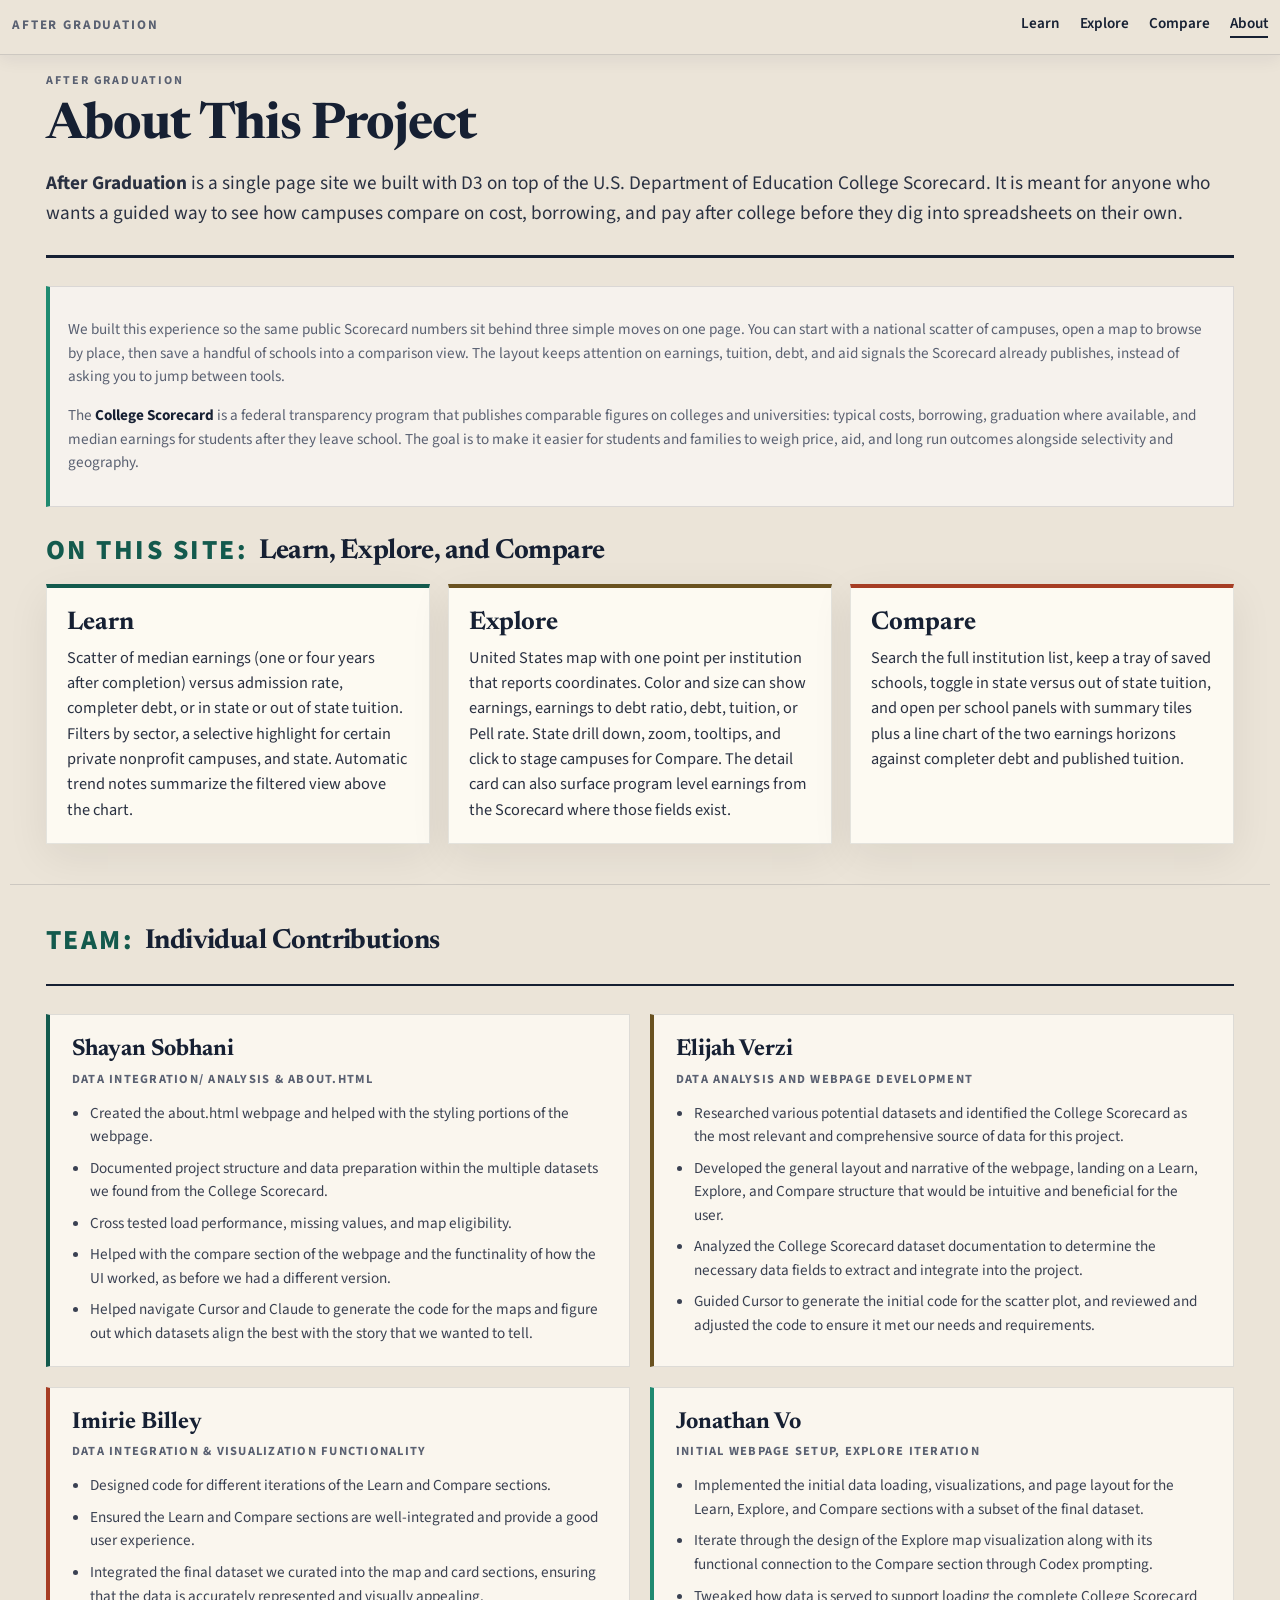
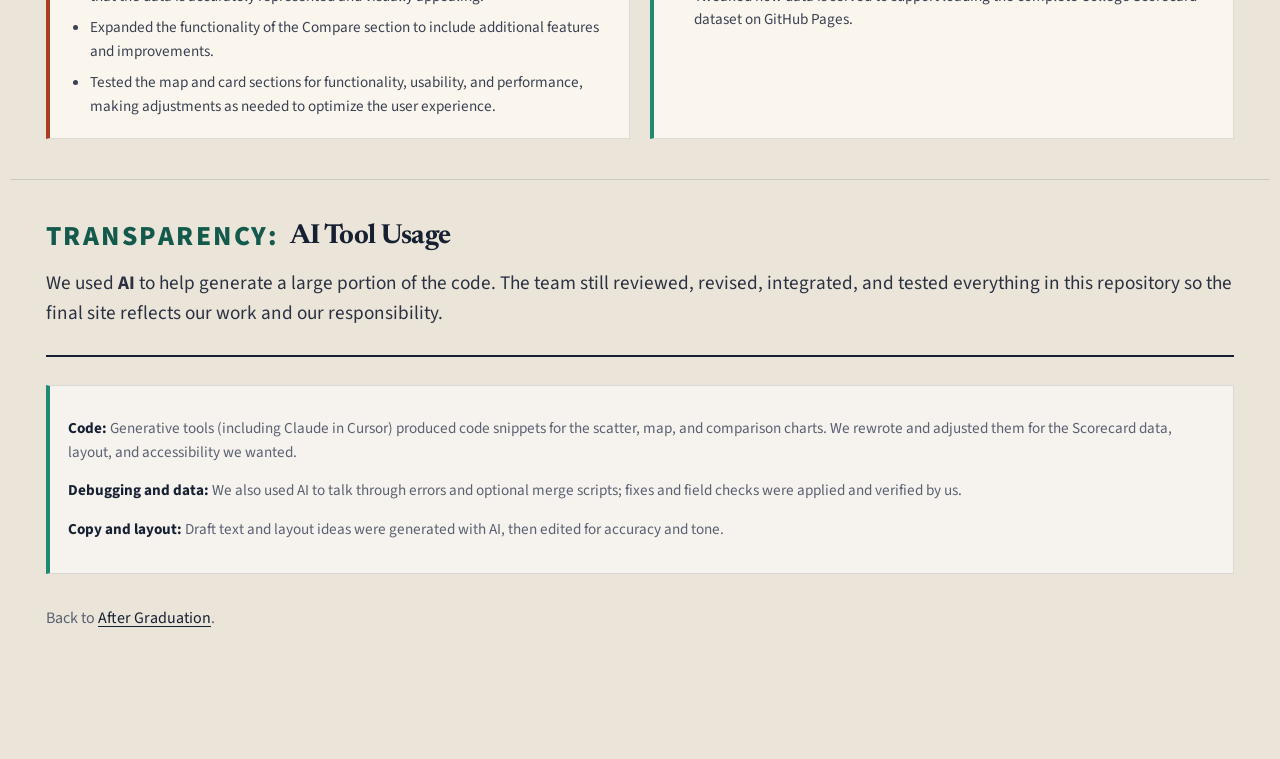
<file: about.html>
<!DOCTYPE html>
<html lang="en">
<head>
  <meta charset="UTF-8">
  <meta name="viewport" content="width=device-width, initial-scale=1.0">
  <title>About | After Graduation</title>
  <link rel="preconnect" href="https://fonts.googleapis.com">
  <link rel="preconnect" href="https://fonts.gstatic.com" crossorigin>
  <link href="https://fonts.googleapis.com/css2?family=Newsreader:ital,opsz,wght@0,6..72,400..800;1,6..72,400..800&family=Source+Sans+3:ital,wght@0,400..700;1,400..700&display=swap" rel="stylesheet">
  <link rel="stylesheet" href="css/styles.css">
</head>
<body class="page-learn page-explore page-about">
  <header class="viz-nav">
    <div class="viz-nav__brand">After Graduation</div>
    <nav class="viz-nav__links" aria-label="Sections">
      <a href="index.html#learn">Learn</a>
      <a href="index.html#explore">Explore</a>
      <a href="index.html#decide">Compare</a>
      <a href="about.html" aria-current="page">About</a>
    </nav>
  </header>

  <div class="page-shell page-shell--article">
    <main>
      <article class="viz-article" id="about-project">
        <header class="viz-mast">
          <p class="viz-kicker">After Graduation</p>
          <h1 class="viz-headline">About This Project</h1>
          <p class="viz-deck">
            <strong>After Graduation</strong> is a single page site we built with D3 on top of the U.S. Department of Education College Scorecard. It is meant for anyone who wants a guided way to see how campuses compare on cost, borrowing, and pay after college before they dig into spreadsheets on their own.
          </p>
        </header>

        <aside class="viz-method" aria-label="About this website and the College Scorecard">
          <p>
            We built this experience so the same public Scorecard numbers sit behind three simple moves on one page. You can start with a national scatter of campuses, open a map to browse by place, then save a handful of schools into a comparison view. The layout keeps attention on earnings, tuition, debt, and aid signals the Scorecard already publishes, instead of asking you to jump between tools.
          </p>
          <p>
            The <strong>College Scorecard</strong> is a federal transparency program that publishes comparable figures on colleges and universities: typical costs, borrowing, graduation where available, and median earnings for students after they leave school. The goal is to make it easier for students and families to weigh price, aid, and long run outcomes alongside selectivity and geography.
          </p>
        </aside>

        <h1 class="viz-headline"><span class="viz-section-prefix">On This Site:</span> <span class="viz-section-rest">Learn, Explore, and Compare</span></h1>

        <div class="about-pillar-grid">
          <article class="about-pillar-card about-pillar-card--learn">
            <h3 class="about-pillar-title">Learn</h3>
            <p class="about-pillar-body">Scatter of median earnings (one or four years after completion) versus admission rate, completer debt, or in state or out of state tuition. Filters by sector, a selective highlight for certain private nonprofit campuses, and state. Automatic trend notes summarize the filtered view above the chart.</p>
          </article>
          <article class="about-pillar-card about-pillar-card--explore">
            <h3 class="about-pillar-title">Explore</h3>
            <p class="about-pillar-body">United States map with one point per institution that reports coordinates. Color and size can show earnings, earnings to debt ratio, debt, tuition, or Pell rate. State drill down, zoom, tooltips, and click to stage campuses for Compare. The detail card can also surface program level earnings from the Scorecard where those fields exist.</p>
          </article>
          <article class="about-pillar-card about-pillar-card--compare">
            <h3 class="about-pillar-title">Compare</h3>
            <p class="about-pillar-body">Search the full institution list, keep a tray of saved schools, toggle in state versus out of state tuition, and open per school panels with summary tiles plus a line chart of the two earnings horizons against completer debt and published tuition.</p>
          </article>
        </div>
      </article>

      <article class="viz-article" id="about-team">
        <header class="viz-mast viz-mast--sub">
          <h1 class="viz-headline"><span class="viz-section-prefix">Team:</span> <span class="viz-section-rest">Individual Contributions </span></h1>
          <p class="viz-deck">
            
          </p>
        </header>

        <div class="about-contrib-grid" role="list">
          <div class="about-contrib-card" role="listitem">
            <h2 class="about-contrib-name">Shayan Sobhani</h2>
            <p class="about-contrib-role">Data Integration/ Analysis & about.html</p>
            <ul class="about-contrib-list">
              <li>Created the about.html webpage and helped with the styling portions of the webpage.</li>
              <li>Documented project structure and data preparation within the multiple datasets we found from the College Scorecard.</li>
              <li>Cross tested load performance, missing values, and map eligibility.</li>
              <li>Helped with the compare section of the webpage and the functinality of how the UI worked, as before we had a different version.</li>
              <li>Helped navigate Cursor and Claude to generate the code for the maps and figure out which datasets align the best with the story that we wanted to tell.</li>
            </ul>
          </div>
          <div class="about-contrib-card" role="listitem">
            <h2 class="about-contrib-name">Elijah Verzi</h2>
            <p class="about-contrib-role">Data Analysis and Webpage Development</p>
            <ul class="about-contrib-list">
              <li>Researched various potential datasets and identified the College Scorecard as the most relevant and comprehensive source of data for this project.</li>
              <li>Developed the general layout and narrative of the webpage, landing on a Learn, Explore, and Compare structure that would be intuitive and beneficial for the user.</li>
              <li>Analyzed the College Scorecard dataset documentation to determine the necessary data fields to extract and integrate into the project.</li>
              <li>Guided Cursor to generate the initial code for the scatter plot, and reviewed and adjusted the code to ensure it met our needs and requirements.</li>
            </ul>
          </div>
          <div class="about-contrib-card" role="listitem">
            <h2 class="about-contrib-name">Imirie Billey</h2>
            <p class="about-contrib-role">Data Integration & Visualization Functionality</p>
            <ul class="about-contrib-list">
              <li> Designed code for different iterations of the Learn and Compare sections.</li>
              <li> Ensured the Learn and Compare sections are well-integrated and provide a good user experience.</li>
              <li> Integrated the final dataset we curated into the map and card sections, ensuring that the data is accurately
                represented and visually appealing.</li>
              <li> Expanded the functionality of the Compare section to include additional features and improvements.</li>
              <li> Tested the map and card sections for functionality, usability, and performance, making adjustments as needed to
                optimize the user experience.</li>
            </ul>
          </div>
          <div class="about-contrib-card" role="listitem">
            <h2 class="about-contrib-name">Jonathan Vo</h2>
            <p class="about-contrib-role">Initial Webpage Setup, Explore Iteration</p>
            <ul class="about-contrib-list">
              <li>Implemented the initial data loading, visualizations, and page layout for the Learn, Explore, and Compare sections with a subset of the final dataset.</li>
              <li>Iterate through the design of the Explore map visualization along with its functional connection to the Compare section through Codex prompting.</li>
              <li>Tweaked how data is served to support loading the complete College Scorecard dataset on GitHub Pages.</li>
            </ul>
          </div>
        </div>
      </article>

      <article class="viz-article" id="about-ai">
        <header class="viz-mast viz-mast--sub">
          <h1 class="viz-headline"><span class="viz-section-prefix">Transparency:</span> <span class="viz-section-rest">AI Tool Usage</span></h1>
          <p class="viz-deck">
            We used <strong>AI</strong> to help generate a large portion of the code. The team still reviewed, revised, integrated, and tested everything in this repository so the final site reflects our work and our responsibility.
          </p>
        </header>

        <aside class="viz-method about-ai-panel" aria-label="AI usage log">
          <p><strong>Code:</strong> Generative tools (including Claude in Cursor) produced code snippets for the scatter, map, and comparison charts. We rewrote and adjusted them for the Scorecard data, layout, and accessibility we wanted.</p>
          <p><strong>Debugging and data:</strong> We also used AI to talk through errors and optional merge scripts; fixes and field checks were applied and verified by us.</p>
          <p><strong>Copy and layout:</strong> Draft text and layout ideas were generated with AI, then edited for accuracy and tone.</p>
        </aside>

        <footer class="viz-footer">
          <p>Back to <a href="index.html#learn">After Graduation</a>.</p>
        </footer>
      </article>
    </main>
  </div>
</body>
</html>
</file>
<file: css/styles.css>
:root {
  --bg: #dfd4c4;
  --bg-alt: #f2ebe0;
  --surface: rgba(255, 252, 245, 0.9);
  --surface-strong: #faf6ef;
  --ink: #162033;
  --muted: #5a6172;
  --line: rgba(22, 32, 51, 0.12);
  --accent: #d4572f;
  --accent-soft: #f2b06d;
  --teal: #1f8a70;
  --teal-soft: #9cd8c5;
  --gold: #f0c66b;
  --danger: #c94141;
  --shadow: 0 20px 60px rgba(35, 26, 12, 0.12);
  /* Section labels + matching dividers (unified page) */
  --section-learn: #135a4d;
  --section-explore: #6a5220;
  --section-compare: #a63d24;
}

* {
  box-sizing: border-box;
}

html {
  scroll-behavior: smooth;
  scroll-padding-top: calc(env(safe-area-inset-top, 0px) + 3.75rem);
}

body {
  margin: 0;
  font-family: "Source Sans 3", sans-serif;
  color: var(--ink);
  background: #ebe4d8;
}

body.app-loading-active {
  overflow: hidden;
}

.app-loading-overlay {
  position: fixed;
  inset: 0;
  z-index: 2000;
  display: flex;
  align-items: center;
  justify-content: center;
  padding: 24px;
  box-sizing: border-box;
  background: rgba(235, 228, 216, 0.78);
  backdrop-filter: blur(8px);
  -webkit-backdrop-filter: blur(8px);
  transition: opacity 0.35s ease, visibility 0.35s ease;
}

.app-loading-overlay--hidden {
  opacity: 0;
  visibility: hidden;
  pointer-events: none;
}

.app-loading-overlay__panel {
  max-width: min(420px, 100%);
  padding: 22px 26px;
  border-radius: 0;
  border: 1px solid rgba(22, 32, 51, 0.12);
  background: rgba(255, 252, 245, 0.92);
  box-shadow: 0 12px 40px rgba(22, 32, 51, 0.12);
  text-align: center;
}

.app-loading-overlay__message {
  margin: 0;
  font-size: 1.05rem;
  font-weight: 600;
  line-height: 1.45;
  color: var(--ink);
}

a {
  color: inherit;
  text-decoration: none;
}

.page-shell {
  width: min(1380px, calc(100% - 32px));
  margin: 0 auto;
  padding-bottom: 48px;
}

.hero {
  padding: 24px 0 32px;
}

.topbar {
  display: flex;
  align-items: center;
  justify-content: space-between;
  gap: 16px;
  padding: 10px 14px;
  margin-bottom: 28px;
  border: 1px solid rgba(255, 255, 255, 0.45);
  border-radius: 0;
  background: rgba(255, 248, 236, 0.62);
  backdrop-filter: blur(14px);
  box-shadow: var(--shadow);
}

.brand,
h1,
h2,
h3 {
  font-family: "Space Grotesk", sans-serif;
}

.brand {
  font-size: 1rem;
  font-weight: 700;
  letter-spacing: 0.04em;
  text-transform: uppercase;
}

.topbar-links {
  display: flex;
  flex-wrap: wrap;
  gap: 16px;
  color: var(--muted);
}

.hero-grid {
  display: grid;
  grid-template-columns: 1.3fr 0.9fr;
  gap: 24px;
}

.hero-copy,
.hero-panel,
.panel {
  border: 1px solid rgba(255, 255, 255, 0.4);
  border-radius: 0;
  background: var(--surface);
  backdrop-filter: blur(16px);
  box-shadow: var(--shadow);
}

.hero-copy {
  padding: 36px;
}

.eyebrow {
  margin: 0 0 12px;
  color: var(--accent);
  text-transform: uppercase;
  letter-spacing: 0.12em;
  font-weight: 700;
  font-size: 0.78rem;
}

h1 {
  margin: 0;
  font-size: clamp(2.7rem, 5vw, 5rem);
  line-height: 0.95;
}

.hero-text {
  max-width: 62ch;
  color: var(--muted);
  font-size: 1.1rem;
  line-height: 1.6;
  margin: 20px 0 26px;
}

.hero-actions {
  display: flex;
  flex-wrap: wrap;
  gap: 12px;
}

.button {
  display: inline-flex;
  align-items: center;
  justify-content: center;
  min-height: 46px;
  padding: 0 18px;
  border-radius: 0;
  font-weight: 700;
  transition: transform 160ms ease, background 160ms ease;
}

.button:hover {
  transform: translateY(-1px);
}

.button.primary {
  background: var(--ink);
  color: #fff;
}

.button.secondary {
  background: rgba(255, 255, 255, 0.65);
  border: 1px solid var(--line);
}

.hero-panel {
  padding: 28px;
  display: flex;
  flex-direction: column;
  gap: 18px;
  justify-content: space-between;
}

.hero-stat {
  padding: 20px;
  border-radius: 0;
  background: linear-gradient(135deg, rgba(31, 138, 112, 0.12), rgba(212, 87, 47, 0.08));
}

.hero-stat-label,
.hero-mini-grid span,
.section-heading p,
.chart-header p,
.college-card .meta,
.tooltip .meta,
.projection-summary .summary-label {
  color: var(--muted);
}

.hero-stat strong {
  display: block;
  margin-top: 8px;
  font-size: 1.45rem;
  line-height: 1.2;
}

.hero-mini-grid {
  display: grid;
  grid-template-columns: repeat(3, 1fr);
  gap: 12px;
}

.hero-mini-grid article {
  padding: 16px;
  border-radius: 0;
  background: rgba(255, 255, 255, 0.55);
  border: 1px solid var(--line);
}

.hero-mini-grid strong {
  display: block;
  margin-top: 8px;
  line-height: 1.25;
}

main {
  display: flex;
  flex-direction: column;
  gap: 28px;
}

.story-section {
  padding-top: 10px;
}

.section-heading {
  display: grid;
  grid-template-columns: 0.95fr 1.05fr;
  gap: 24px;
  align-items: end;
  margin-bottom: 16px;
}

.section-heading h2 {
  margin: 0;
  font-size: clamp(1.9rem, 3.5vw, 3rem);
}

.section-heading p {
  margin: 0;
  font-size: 1.05rem;
  line-height: 1.6;
}

.controls-panel,
.projection-shell {
  padding: 18px;
}

.controls-panel {
  display: grid;
  grid-template-columns: repeat(3, minmax(160px, 1fr));
  gap: 16px;
  margin-bottom: 16px;
}

.control-group {
  display: flex;
  flex-direction: column;
  gap: 8px;
}

.control-group label {
  font-weight: 700;
  font-size: 0.95rem;
}

select {
  width: 100%;
  min-height: 46px;
  padding: 0 12px;
  border-radius: 0;
  border: 1px solid var(--line);
  background: rgba(255, 255, 255, 0.82);
  color: var(--ink);
  font: inherit;
}

.learn-layout,
.explore-layout {
  display: grid;
  gap: 16px;
}

.learn-layout {
  grid-template-columns: 1.1fr 0.9fr;
}

.explore-layout {
  grid-template-columns: 1.25fr 0.75fr;
}

.chart-panel,
.map-panel,
.insight-panel {
  padding: 18px;
}

.chart-header {
  display: flex;
  justify-content: space-between;
  gap: 16px;
  align-items: flex-start;
  margin-bottom: 8px;
}

.chart-header h3,
.insight-panel h3 {
  margin: 0;
  font-size: 1.25rem;
}

.chart-header p {
  margin: 6px 0 0;
}

.legend,
.map-legend:not(.map-legend--explore) {
  display: flex;
  flex-wrap: wrap;
  gap: 14px;
  align-items: center;
  font-size: 0.92rem;
}

.legend span,
.map-legend:not(.map-legend--explore) span {
  display: inline-flex;
  align-items: center;
  gap: 8px;
}

/* Explore map: gradient scale above the map */
.map-legend--explore {
  display: flex;
  flex-direction: column;
  align-items: center;
  width: 100%;
  margin: 0 0 14px;
  gap: 6px;
  --map-legend-track: min(440px, 92%);
}

.map-legend--explore .map-legend-caption {
  margin: 0;
  font-size: 0.78rem;
  font-weight: 600;
  color: var(--muted);
  text-align: center;
  line-height: 1.35;
  max-width: 36rem;
}

.map-legend--explore .map-legend-bar-wrap {
  width: var(--map-legend-track);
  max-width: 100%;
  box-sizing: border-box;
  overflow: hidden;
  flex-shrink: 0;
  border: 1px solid rgba(22, 32, 51, 0.14);
  box-shadow: 0 1px 2px rgba(22, 32, 51, 0.08);
}

.map-legend--explore .map-legend-bar {
  display: block;
  width: 100%;
  height: 16px;
  border-radius: 0;
  border: none;
  box-sizing: border-box;
  box-shadow: inset 0 1px 0 rgba(255, 255, 255, 0.35);
}

.map-legend--explore .map-legend-ticks {
  display: flex;
  justify-content: space-between;
  align-items: baseline;
  width: var(--map-legend-track);
  max-width: 100%;
  box-sizing: border-box;
  gap: 12px;
  font-size: 0.8rem;
  font-weight: 600;
  font-variant-numeric: tabular-nums;
  color: var(--ink);
}

.map-legend--explore .map-legend-hint {
  font-size: 0.72rem;
  font-weight: 500;
  color: var(--muted);
  letter-spacing: 0.02em;
  text-align: center;
  max-width: 28rem;
  line-height: 1.4;
  display: block;
  width: 100%;
}

.legend-swatch {
  width: 12px;
  height: 12px;
  border-radius: 0;
  display: inline-block;
}

.legend-swatch.employed {
  background: var(--teal);
}

.legend-swatch.unemployed {
  background: var(--danger);
}

svg {
  width: 100%;
  display: block;
}

#employment-chart,
#debt-chart,
#projection-line-chart,
#debt-earnings-chart {
  height: 420px;
}

.scatter-chart-panel #earnings-scatter-chart {
  min-height: 480px;
}

.scatter-chart-wrap {
  position: relative;
}

.scatter-state-label {
  position: absolute;
  top: 10px;
  right: 12px;
  z-index: 4;
  max-width: min(280px, calc(100% - 100px));
  padding: 6px 10px;
  font-family: "Source Sans 3", system-ui, sans-serif;
  font-size: 0.78rem;
  font-weight: 600;
  letter-spacing: 0.02em;
  text-transform: none;
  text-align: right;
  line-height: 1.25;
  color: var(--ink);
  background: rgba(255, 252, 245, 0.94);
  border: 1px solid rgba(22, 32, 51, 0.18);
  box-shadow: 0 2px 8px rgba(22, 32, 51, 0.08);
  pointer-events: none;
  box-sizing: border-box;
}

.earnings-slider-panel,
.learn-filters-panel {
  margin-bottom: 8px;
}

.learn-filters-grid {
  display: grid;
  grid-template-columns: repeat(auto-fit, minmax(220px, 1fr));
  gap: 20px;
  align-items: start;
}

.learn-filter-checkboxes {
  display: flex;
  flex-direction: column;
  gap: 8px;
}

.learn-filter-checkboxes .control-label {
  font-weight: 600;
  margin-bottom: 2px;
}

.checkbox-label {
  display: flex;
  align-items: center;
  gap: 8px;
  cursor: pointer;
  font-size: 0.95rem;
}

.checkbox-label input {
  width: 18px;
  height: 18px;
  accent-color: var(--teal);
}

.earnings-slider-inline .earnings-slider-row {
  margin-top: 6px;
}

.earnings-slider-inline .earnings-slider-hint {
  margin-top: 8px;
}

.earnings-slider-row {
  display: flex;
  align-items: center;
  gap: 16px;
  flex-wrap: wrap;
}

.earnings-slider-row label {
  font-weight: 600;
  min-width: 140px;
}

.earnings-slider-row input[type="range"] {
  flex: 1;
  min-width: 200px;
  accent-color: var(--teal);
  height: 8px;
}

.earnings-slider-value {
  font-family: "Space Grotesk", sans-serif;
  font-weight: 700;
  font-size: 1.05rem;
  color: var(--accent);
  min-width: 5.5rem;
}

.earnings-slider-hint {
  margin: 10px 0 0;
}

.scatter-tooltip {
  position: absolute;
  pointer-events: none;
  opacity: 0;
  z-index: 5;
  max-width: 280px;
  padding: 10px 12px;
  border-radius: 0;
  background: var(--surface-strong);
  border: 1px solid var(--line);
  box-shadow: var(--shadow);
  font-size: 0.88rem;
  line-height: 1.45;
}

.scatter-tooltip strong {
  font-family: "Space Grotesk", sans-serif;
}

#us-map {
  min-height: 620px;
}

.map-wrap {
  position: relative;
  overflow: visible;
  z-index: 3;
}

.back-to-country-container {
  display: flex;
  justify-content: flex-end;
  margin-bottom: 8px;
}

.back-to-country-container button {
  background: var(--ink);
  color: #fff;
  border: none;
  border-radius: 0;
  padding: 8px 12px;
  font-size: 0.9rem;
  cursor: pointer;
  transition: background 160ms ease;
}

.back-to-country-container button:hover {
  background: var(--accent);
}

.tooltip {
  position: absolute;
  min-width: 220px;
  max-width: 280px;
  padding: 12px 14px;
  border-radius: 0;
  background: rgba(19, 27, 43, 0.94);
  color: #fff;
  box-shadow: 0 18px 40px rgba(0, 0, 0, 0.25);
  pointer-events: none;
  transform: translate(10px, 10px);
  z-index: 10;
}

.hidden {
  display: none;
}

.tooltip strong,
.college-card strong {
  font-family: "Space Grotesk", sans-serif;
  font-size: 1rem;
}

.tooltip p,
.college-card p {
  margin: 6px 0;
}

.college-card {
  min-height: 300px;
  display: flex;
  flex-direction: column;
  gap: 10px;
}

.metric-grid {
  display: grid;
  grid-template-columns: repeat(2, minmax(0, 1fr));
  gap: 12px;
}

.metric-tile,
.summary-tile {
  padding: 14px;
  border-radius: 0;
  border: 1px solid var(--line);
  background: rgba(255, 255, 255, 0.52);
}

.metric-tile span,
.summary-tile span {
  display: block;
  font-size: 0.88rem;
  color: var(--muted);
}

.metric-tile strong,
.summary-tile strong {
  display: block;
  margin-top: 6px;
  font-size: 1.15rem;
}

.projection-shell {
  display: grid;
  grid-template-rows: auto auto 1fr;
  gap: 16px;
}

.projection-charts {
  display: flex;
  flex-wrap: wrap;
  gap: 16px;
}

.projection-controls {
  display: flex;
  flex-direction: column;
  gap: 14px;
}

.projection-empty {
  margin: 0;
  padding: 12px 14px;
  color: var(--muted);
  background: var(--bg-alt);
  border-radius: 0;
  border: 1px solid var(--line);
  flex: 1 1 100%;
}

.chart-header .chart-header-main {
  flex: 1 1 auto;
  min-width: 0;
}

.chart-header .chart-panel__remove {
  flex-shrink: 0;
  align-self: flex-start;
  margin-top: 2px;
}

.chart-panel__alerts {
  display: flex;
  flex-wrap: wrap;
  gap: 8px;
  margin: 4px 0 14px;
}

.compare-alert {
  display: inline-flex;
  align-items: center;
  font-family: "Source Sans 3", system-ui, sans-serif;
  font-size: 0.68rem;
  font-weight: 700;
  letter-spacing: 0.06em;
  text-transform: uppercase;
  padding: 5px 11px;
  border-radius: 0;
  border: 1px solid rgba(22, 32, 51, 0.14);
  box-shadow:
    0 1px 2px rgba(22, 32, 51, 0.06),
    inset 0 1px 0 rgba(255, 255, 255, 0.45);
  line-height: 1.2;
  max-width: 100%;
}

.compare-alert--debt {
  color: #0d3d32;
  background: linear-gradient(135deg, #c8f5e8 0%, #7fdcc4 100%);
  border-color: rgba(31, 138, 112, 0.35);
}

.compare-alert--tuition {
  color: #3b2e06;
  background: linear-gradient(135deg, #fff3c2 0%, #e8c96a 100%);
  border-color: rgba(180, 130, 20, 0.4);
}

.compare-alert--earn-4 {
  color: #0a2740;
  background: linear-gradient(135deg, #c5ebff 0%, #6ec4f0 100%);
  border-color: rgba(30, 110, 180, 0.35);
}

.compare-alert--earn-1 {
  color: #102040;
  background: linear-gradient(135deg, #dce8ff 0%, #9ab8f5 100%);
  border-color: rgba(70, 95, 170, 0.35);
}

.compare-alert--ratio {
  color: #301047;
  background: linear-gradient(135deg, #f0e0ff 0%, #c9a0ef 100%);
  border-color: rgba(124, 58, 237, 0.35);
}

.compare-alert--payment {
  color: #1a2338;
  background: linear-gradient(135deg, #e8eefc 0%, #b4c4e8 100%);
  border-color: rgba(60, 80, 130, 0.3);
}

.compare-alert--value {
  color: #0d3028;
  background: linear-gradient(135deg, #d4faf0 0%, #5fd4b8 100%);
  border-color: rgba(20, 120, 100, 0.38);
}

.remove-btn {
  background: var(--danger);
  color: white;
  border: none;
  border-radius: 0;
  padding: 4px 8px;
  cursor: pointer;
  font-size: 0.8rem;
}

.remove-btn:hover {
  background: #a83333;
}

#decide-search-results {
  margin-bottom: 16px;
}

.decide-search-panel {
  padding: 14px 18px;
}

.decide-search-field {
  grid-column: 1 / -1;
}

.decide-search-field input {
  width: 100%;
  max-width: 720px;
  padding: 10px 12px;
  border-radius: 0;
  border: 1px solid var(--line);
  font: inherit;
  background: var(--surface);
  color: var(--ink);
}

.decide-search-list {
  list-style: none;
  padding: 0;
  margin: 0;
  display: flex;
  flex-direction: column;
  gap: 8px;
}

.decide-pick-btn {
  width: 100%;
  text-align: left;
  padding: 10px 14px;
  border-radius: 0;
  border: 1px solid var(--line);
  background: var(--surface);
  cursor: pointer;
  font: inherit;
  color: var(--ink);
  transition: border-color 0.15s ease, box-shadow 0.15s ease;
}

.decide-pick-btn:hover {
  border-color: var(--teal);
  box-shadow: 0 4px 14px rgba(31, 138, 112, 0.12);
}

.decide-pick-btn .meta {
  font-weight: 400;
  color: var(--muted);
}

.summary-tiles {
  display: grid;
  grid-template-columns: repeat(auto-fit, minmax(120px, 1fr));
  gap: 8px;
  margin-top: 8px;
}

.summary-tile {
  background: var(--bg-alt);
  padding: 6px 10px;
  border-radius: 0;
  border: 1px solid var(--line);
}

.summary-tile .summary-label {
  display: block;
  font-size: 0.8rem;
  color: var(--muted);
  margin-bottom: 2px;
}

.chart-panel svg {
  flex: 1;
}

.chart-panel {
  flex: 0 0 calc(50% - 8px);
  box-sizing: border-box;
  border: 2px solid var(--line);
  border-radius: 0;
  background: var(--surface);
  backdrop-filter: blur(16px);
  box-shadow: var(--shadow);
  display: flex;
  flex-direction: column;
  min-height: 500px;
}

.axis text,
.axis-label,
.annotation {
  fill: var(--muted);
  font-family: "Source Sans 3", sans-serif;
}

.axis path,
.axis line,
.grid line {
  stroke: rgba(22, 32, 51, 0.15);
}

.grid path {
  stroke: none;
}

.chart-title-inline {
  font-weight: 700;
  fill: var(--ink);
}

.footnote {
  font-size: 0.9rem;
  color: var(--muted);
}

@media (max-width: 1100px) {
  .hero-grid,
  .section-heading,
  .learn-layout,
  .explore-layout,
  .projection-shell {
    grid-template-columns: 1fr;
  }

  #us-map {
    min-height: 500px;
  }
}

@media (max-width: 720px) {
  .page-shell {
    width: min(100% - 20px, 1380px);
  }

  .hero-copy,
  .hero-panel,
  .controls-panel,
  .chart-panel,
  .map-panel,
  .insight-panel,
  .projection-shell {
    padding: 16px;
    border-radius: 0;
  }

  .controls-panel {
    grid-template-columns: 1fr;
  }

  .topbar {
    flex-direction: column;
    align-items: flex-start;
  }

  .hero-mini-grid,
  .metric-grid {
    grid-template-columns: 1fr;
  }

  h1 {
    font-size: 2.5rem;
  }

  #employment-chart,
  #debt-chart,
  #projection-line-chart,
  #debt-earnings-chart {
    height: 360px;
  }
}

/* ── Story callout boxes ───────────────────────────────────────────────── */
.alert-banner {
  display: flex;
  flex-wrap: wrap;
  justify-content: space-between;
  align-items: center;
  gap: 18px;
  margin-bottom: 18px;
  padding: 18px 22px;
  border-radius: 0;
  background: linear-gradient(90deg, rgba(244,145,23,0.96), rgba(226,71,95,0.96));
  color: #fff;
  border: 1px solid rgba(255, 255, 255, 0.32);
  box-shadow: 0 16px 40px rgba(0, 0, 0, 0.16);
}

.alert-banner strong {
  display: block;
  font-size: 1rem;
  margin-bottom: 4px;
}

.alert-banner span {
  color: rgba(255, 255, 255, 0.92);
  font-weight: 500;
}

.alert-link {
  display: inline-flex;
  align-items: center;
  justify-content: center;
  min-height: 44px;
  padding: 0 16px;
  border-radius: 0;
  background: rgba(255, 255, 255, 0.18);
  color: #fff;
  font-weight: 700;
  text-decoration: none;
  transition: background 160ms ease, transform 160ms ease;
}

.alert-link:hover {
  background: rgba(255, 255, 255, 0.32);
  transform: translateY(-1px);
}

.story-callout {
  margin: 0 0 20px;
  padding: 22px 26px;
  border-radius: 0;
  background: linear-gradient(135deg, rgba(31,138,112,0.08), rgba(240,198,107,0.10));
  border: 1px solid rgba(31,138,112,0.18);
  line-height: 1.65;
  color: var(--ink);
}
.story-callout p { margin: 0 0 10px; }
.story-callout p:last-child { margin-bottom: 0; }

/* ── About button in nav ───────────────────────────────────────────────── */
.button-nav-about {
  display: inline-flex;
  align-items: center;
  padding: 6px 14px;
  border-radius: 0;
  background: var(--ink);
  color: #fff !important;
  font-weight: 700;
  font-size: 0.88rem;
  transition: transform 160ms ease, background 160ms ease;
}
.button-nav-about:hover { transform: translateY(-1px); background: var(--accent); }

/* ── Map zoom controls ─────────────────────────────────────────────────── */
.map-zoom-controls {
  position: absolute;
  top: 10px;
  right: 10px;
  z-index: 10;
  display: flex;
  flex-direction: column;
  gap: 4px;
}
.map-zoom-controls button {
  width: 32px;
  height: 32px;
  border-radius: 0;
  border: 1px solid var(--line);
  background: var(--surface-strong);
  font-size: 1.1rem;
  font-weight: 700;
  cursor: pointer;
  display: flex;
  align-items: center;
  justify-content: center;
  box-shadow: 0 2px 8px rgba(0,0,0,0.10);
  transition: background 120ms ease;
}
.map-zoom-controls button:hover { background: var(--bg-alt); }

/* ── Efficiency chart tooltip ──────────────────────────────────────────── */
#efficiency-tooltip {
  z-index: 20;
}

/* ── Stats table styling ───────────────────────────────────────────────── */
.stats-table {
  overflow-x: auto;
  padding: 10px 0;
}

.stats-table table {
  width: 100%;
  border-collapse: collapse;
  font-size: 14px;
}

.stats-table th,
.stats-table td {
  padding: 10px;
  text-align: left;
  border-bottom: 1px solid rgba(22, 32, 51, 0.05);
}

.stats-table th {
  font-weight: 600;
  background-color: rgba(31, 138, 112, 0.05);
  border-bottom: 1px solid rgba(22, 32, 51, 0.1);
}

.stats-table tr:hover {
  background-color: rgba(31, 138, 112, 0.02);
}

/* Learn scatter: auto trend narrative (replaces category summary table) */
.scatter-trends {
  font-size: 15px;
  line-height: 1.55;
  color: var(--ink);
}

.scatter-trends p {
  margin: 0 0 0.85em;
}

.scatter-trends p:last-child {
  margin-bottom: 0;
}

/* ═══════════════════════════════════════════════════════════════════════════
   NYT-style data article layout (Learn + Explore only, body.page-learn / page-explore)
   ═══════════════════════════════════════════════════════════════════════════ */

body.page-learn,
body.page-explore {
  font-family: "Source Sans 3", system-ui, sans-serif;
}

body.page-learn .page-shell--article,
body.page-explore .page-shell--article {
  width: min(1400px, calc(100% - 24px));
  margin: 0 auto;
  padding-top: calc(env(safe-area-inset-top, 0px) + 3.75rem);
  padding-bottom: 72px;
}

body.page-learn .viz-nav,
body.page-explore .viz-nav {
  position: fixed;
  top: 0;
  left: 0;
  right: 0;
  width: 100%;
  box-sizing: border-box;
  z-index: 1000;
  display: flex;
  align-items: center;
  justify-content: space-between;
  gap: 16px;
  margin: 0;
  padding-top: calc(12px + env(safe-area-inset-top, 0px));
  padding-bottom: 16px;
  padding-left: max(12px, calc((100vw - min(1400px, 100vw - 24px)) / 2));
  padding-right: max(12px, calc((100vw - min(1400px, 100vw - 24px)) / 2));
  border-bottom: 1px solid rgba(22, 32, 51, 0.14);
  background: #ebe4d8;
  box-shadow: 0 4px 18px rgba(22, 32, 51, 0.07);
}

body.page-learn .viz-nav__brand,
body.page-explore .viz-nav__brand {
  font-family: "Source Sans 3", system-ui, sans-serif;
  font-size: 0.82rem;
  font-weight: 700;
  letter-spacing: 0.14em;
  text-transform: uppercase;
  color: var(--muted);
}

body.page-learn .viz-nav__links,
body.page-explore .viz-nav__links {
  display: flex;
  flex-wrap: wrap;
  gap: 20px;
  font-size: 0.95rem;
  font-weight: 600;
}

body.page-learn .viz-nav__links a,
body.page-explore .viz-nav__links a {
  color: var(--ink);
  border-bottom: 2px solid transparent;
  padding-bottom: 2px;
}

body.page-learn .viz-nav__links a:hover,
body.page-explore .viz-nav__links a:hover,
body.page-learn .viz-nav__links a[aria-current="page"],
body.page-explore .viz-nav__links a[aria-current="page"] {
  border-bottom-color: var(--ink);
}

body.page-learn main,
body.page-explore main {
  gap: 0;
}

body.page-learn.page-explore .viz-index-lede {
  max-width: min(1280px, calc(100% - 32px));
  width: 100%;
  margin: 0 auto 32px;
  padding: 0 16px;
  font-size: 1.08rem;
  line-height: 1.58;
  color: #2a3142;
  box-sizing: border-box;
}

body.page-learn.page-explore main > .viz-article + .viz-article {
  margin-top: 0;
  padding-top: 0;
  border-top: none;
}

/* Unified index only: strong dividers between major sections (inset with article padding, same as Learn) */
body.page-learn.page-explore #explore.viz-article {
  margin-top: 0;
  padding-top: 0;
  border-top: none;
  box-shadow: none;
}

body.page-learn.page-explore #explore > .viz-mast {
  margin-top: 52px;
  padding-top: 48px;
  border-top: 4px solid var(--section-explore);
  box-shadow: inset 0 14px 0 color-mix(in srgb, var(--section-explore) 14%, transparent);
}

body.page-learn.page-explore #decide.viz-article {
  margin-top: 0;
  padding-top: 0;
  border-top: none;
  box-shadow: none;
}

body.page-learn.page-explore #decide > .viz-mast {
  margin-top: 56px;
  padding-top: 48px;
  border-top: 4px solid var(--section-compare);
  box-shadow: inset 0 14px 0 color-mix(in srgb, var(--section-compare) 14%, transparent);
}

/* Split editorial intro from the Learn chart block on the unified page */
body.page-learn.page-explore #learn > .viz-headline:has(.viz-section-prefix) {
  margin-top: 40px;
  padding-top: 36px;
  border-top: 3px solid var(--section-learn);
  box-shadow: inset 0 12px 0 color-mix(in srgb, var(--section-learn) 12%, transparent);
}

body.page-learn .viz-article,
body.page-explore .viz-article {
  max-width: min(1040px, calc(100% - 32px));
  width: 100%;
  margin: 0 auto;
  padding: 8px 20px 56px;
  box-sizing: border-box;
}

body.page-explore .viz-article:not(.viz-article--decide) {
  max-width: min(1280px, calc(100% - 32px));
}

body.page-explore .viz-article--decide {
  max-width: min(1280px, calc(100% - 32px));
  width: 100%;
}

body.page-learn .viz-mast,
body.page-explore .viz-mast {
  padding-bottom: 8px;
  border-bottom: 3px solid var(--ink);
  margin-bottom: 28px;
}

body.page-learn .viz-mast--sub,
body.page-explore .viz-mast--sub {
  border-bottom-width: 2px;
}

body.page-learn .viz-kicker,
body.page-explore .viz-kicker {
  margin: 0 0 10px;
  font-family: "Source Sans 3", system-ui, sans-serif;
  font-size: 0.75rem;
  font-weight: 700;
  letter-spacing: 0.16em;
  text-transform: uppercase;
  color: var(--muted);
}

body.page-learn .viz-headline,
body.page-explore .viz-headline {
  margin: 0 0 16px;
  font-family: "Newsreader", "Georgia", serif;
  font-weight: 700;
  font-size: clamp(2.1rem, 5vw, 3.15rem);
  line-height: 1.08;
  letter-spacing: -0.02em;
  color: var(--ink);
}

body.page-learn .viz-headline:has(.viz-section-prefix),
body.page-explore .viz-headline:has(.viz-section-prefix) {
  display: flex;
  flex-wrap: wrap;
  align-items: center;
  gap: 0.35em 0.65em;
  font-family: "Source Sans 3", system-ui, sans-serif;
  font-size: 1rem;
  font-weight: 400;
  line-height: 1.28;
  letter-spacing: normal;
}

body.page-learn .viz-headline:has(.viz-section-prefix) .viz-section-prefix,
body.page-explore .viz-headline:has(.viz-section-prefix) .viz-section-prefix {
  flex: 0 0 auto;
  font-family: "Source Sans 3", system-ui, sans-serif;
  font-weight: 800;
  font-size: clamp(1.28rem, 3.35vw, 1.72rem);
  line-height: 1.1;
  letter-spacing: 0.09em;
  text-transform: uppercase;
  color: var(--section-learn);
}

body.page-learn .viz-headline:has(.viz-section-prefix) .viz-section-rest,
body.page-explore .viz-headline:has(.viz-section-prefix) .viz-section-rest {
  flex: 1 1 min(100%, 16rem);
  font-family: "Newsreader", "Georgia", serif;
  font-weight: 700;
  font-size: clamp(1.28rem, 3.35vw, 1.72rem);
  line-height: 1.2;
  letter-spacing: -0.02em;
  color: var(--ink);
}

#explore .viz-headline:has(.viz-section-prefix) .viz-section-prefix {
  color: var(--section-explore);
}

#decide .viz-headline:has(.viz-section-prefix) .viz-section-prefix {
  color: var(--section-compare);
}

body.page-learn .viz-deck,
body.page-explore .viz-deck {
  margin: 0 0 18px;
  font-size: 1.2rem;
  line-height: 1.55;
  color: #2a3142;
}

body.page-learn .viz-article-intro,
body.page-explore .viz-article-intro {
  margin: 0 0 14px;
  max-width: 62ch;
  font-size: 1.05rem;
  line-height: 1.58;
  color: #3a4152;
}

body.page-learn .viz-chart-title:has(.viz-section-prefix),
body.page-explore .viz-chart-title:has(.viz-section-prefix) {
  display: flex;
  flex-wrap: wrap;
  align-items: center;
  gap: 0.3em 0.5em;
  font-size: 1rem;
  line-height: 1.25;
}

body.page-learn .viz-chart-title:has(.viz-section-prefix) .viz-section-prefix,
body.page-explore .viz-chart-title:has(.viz-section-prefix) .viz-section-prefix {
  flex: 0 0 auto;
  font-family: "Source Sans 3", system-ui, sans-serif;
  font-weight: 800;
  font-size: clamp(1.12rem, 2.5vw, 1.38rem);
  letter-spacing: 0.08em;
  text-transform: uppercase;
  color: var(--section-learn);
}

body.page-learn .viz-chart-title:has(.viz-section-prefix) .viz-section-rest,
body.page-explore .viz-chart-title:has(.viz-section-prefix) .viz-section-rest {
  flex: 1 1 min(100%, 12rem);
  font-family: "Newsreader", "Georgia", serif;
  font-weight: 700;
  font-size: clamp(1.12rem, 2.5vw, 1.38rem);
  letter-spacing: -0.015em;
  color: var(--ink);
}

body.page-learn .viz-byline,
body.page-explore .viz-byline {
  margin: 0;
  font-size: 0.88rem;
  line-height: 1.5;
  color: var(--muted);
}

body.page-learn .viz-byline span,
body.page-explore .viz-byline span {
  font-weight: 700;
  color: var(--ink);
  margin-right: 6px;
}

body.page-learn .viz-byline a,
body.page-explore .viz-byline a {
  text-decoration: underline;
  text-underline-offset: 3px;
}

body.page-learn .viz-method,
body.page-explore .viz-method {
  margin: 0 0 28px;
  padding: 16px 18px;
  background: rgba(255, 255, 255, 0.55);
  border: 1px solid var(--line);
  border-left: 4px solid var(--teal);
  font-size: 0.95rem;
  line-height: 1.55;
  color: var(--muted);
}

body.page-learn .viz-method strong,
body.page-explore .viz-method strong {
  color: var(--ink);
}

body.page-learn .viz-controls,
body.page-explore .viz-controls {
  margin: 0 0 32px;
  padding: 18px 16px;
  background: rgba(255, 252, 245, 0.75);
  border: 1px solid var(--line);
}

body.page-learn .viz-controls__grid,
body.page-explore .viz-controls__grid {
  display: grid;
  grid-template-columns: repeat(auto-fit, minmax(240px, 1fr));
  gap: 18px 24px;
  align-items: start;
}

body.page-explore .viz-controls__grid--explore {
  grid-template-columns: repeat(3, minmax(0, 1fr));
}

body.page-explore .viz-controls__grid--decide {
  grid-template-columns: repeat(2, minmax(0, 1fr));
}

body.page-explore .viz-controls__grid--decide .decide-search-field {
  grid-column: 1 / -1;
}

body.page-learn .viz-fieldset,
body.page-learn .viz-field {
  margin: 0;
}

body.page-learn .viz-label,
body.page-explore .viz-label {
  display: block;
  font-weight: 700;
  font-size: 0.78rem;
  letter-spacing: 0.06em;
  text-transform: uppercase;
  color: var(--muted);
  margin-bottom: 8px;
}

body.page-learn .viz-field--horizon {
  grid-column: 1 / -1;
  margin: 0;
  padding-top: 12px;
  border-top: 1px solid rgba(22, 32, 51, 0.08);
}

body.page-learn .viz-controls--learn-scatter {
  margin: 0 0 14px;
  padding: 16px 20px 18px;
  border-radius: 0;
}

body.page-learn .viz-controls__grid--learn-scatter {
  display: grid;
  grid-template-columns: minmax(200px, 1.2fr) minmax(160px, 1fr) minmax(130px, 0.9fr);
  gap: 14px 22px;
  align-items: end;
}

body.page-learn .viz-fieldset--segments {
  grid-column: 1 / -1;
  margin: 0;
  padding: 0 0 4px;
  border: none;
  border-bottom: 1px solid rgba(22, 32, 51, 0.08);
  min-width: 0;
}

body.page-learn .viz-controls--learn-scatter .viz-check-row {
  flex-direction: row;
  flex-wrap: wrap;
  gap: 8px 20px;
  align-items: center;
}

body.page-learn .viz-controls--learn-scatter .viz-slider-row {
  display: flex;
  align-items: center;
  gap: 18px 28px;
  width: 100%;
  min-width: 0;
}

body.page-learn .viz-range--horizon {
  flex: 1 1 auto;
  width: 100%;
  min-width: min(560px, 72%);
  height: 10px;
  accent-color: var(--teal);
  cursor: pointer;
}

body.page-learn .viz-controls--learn-scatter .viz-slider-value {
  flex: 0 1 min(380px, 38%);
  min-width: 0;
  line-height: 1.35;
}

@media (max-width: 900px) {
  body.page-learn .viz-controls__grid--learn-scatter {
    grid-template-columns: 1fr 1fr;
  }
}

@media (max-width: 560px) {
  body.page-learn .viz-controls__grid--learn-scatter {
    grid-template-columns: 1fr;
  }

  body.page-learn .viz-range--horizon {
    min-width: 0;
    width: 100%;
  }

  body.page-learn .viz-controls--learn-scatter .viz-slider-value {
    flex: 1 1 100%;
  }

  body.page-learn .viz-controls--learn-scatter .viz-slider-row {
    flex-wrap: wrap;
  }
}

body.page-explore .viz-field--grow {
  min-width: 0;
}

body.page-learn .viz-check-row {
  display: flex;
  flex-direction: column;
  gap: 8px;
}

body.page-learn .viz-check {
  display: flex;
  align-items: center;
  gap: 8px;
  font-size: 0.95rem;
  cursor: pointer;
}

body.page-learn .viz-slider-row {
  display: flex;
  align-items: center;
  gap: 14px;
  flex-wrap: wrap;
}

body.page-learn .viz-slider-value {
  font-weight: 600;
  font-size: 0.95rem;
}

body.page-learn .viz-trend-section {
  margin-bottom: 28px;
}

body.page-learn .viz-trend-host {
  padding: 0 2px;
}

body.page-learn .viz-trend-hed,
body.page-learn .viz-trend-dek {
  font-family: "Newsreader", "Georgia", serif;
  margin: 0 0 12px;
  color: var(--ink);
}

body.page-learn .viz-trend-hed {
  font-size: clamp(1.45rem, 3.2vw, 2rem);
  font-weight: 700;
  line-height: 1.18;
  letter-spacing: -0.015em;
}

body.page-learn .viz-trend-dek {
  font-size: 1.15rem;
  font-weight: 500;
  line-height: 1.45;
  color: #2a3142;
}

body.page-learn .viz-trend-body {
  font-size: 1rem;
  line-height: 1.58;
  color: var(--ink);
}

body.page-learn .viz-trend-body p {
  margin: 0 0 0.75em;
}

body.page-learn .viz-trend-body p:last-child {
  margin-bottom: 0;
}

body.page-learn .viz-note,
body.page-explore .viz-note {
  font-size: 0.88rem !important;
  color: var(--muted) !important;
  line-height: 1.5;
}

body.page-learn .viz-chart-bleed {
  position: relative;
  width: 100%;
  max-width: 100%;
  margin: 6px 0 40px;
  padding: 0;
  left: auto;
  transform: none;
  box-sizing: border-box;
}

body.page-learn .viz-figure {
  margin: 0;
  width: 100%;
  max-width: 100%;
  box-sizing: border-box;
  padding: 20px 16px 12px;
  border: 1px solid rgba(22, 32, 51, 0.1);
  background: var(--surface-strong);
  box-shadow: 0 12px 40px rgba(35, 26, 12, 0.08);
}

body.page-learn .viz-figure__header {
  display: flex;
  flex-wrap: wrap;
  justify-content: space-between;
  gap: 14px 20px;
  align-items: flex-end;
  margin-bottom: 12px;
}

body.page-learn .viz-trend-pull {
  margin: 0 0 14px;
}

body.page-learn .viz-trend-pull--empty {
  display: none;
  margin: 0;
}

body.page-learn .viz-trend-pull__inner {
  padding: 14px 16px 15px 18px;
  border-left: 4px solid var(--section-learn);
  background: linear-gradient(180deg, rgba(255, 252, 248, 0.98) 0%, rgba(252, 248, 240, 0.93) 100%);
  box-shadow: inset 0 0 0 1px rgba(22, 32, 51, 0.06);
}

body.page-learn .viz-trend-pull__eyebrow {
  margin: 0 0 11px;
  font-family: "Source Sans 3", system-ui, sans-serif;
  font-size: 0.68rem;
  font-weight: 700;
  letter-spacing: 0.2em;
  text-transform: uppercase;
  color: var(--muted);
}

body.page-learn .viz-trend-pull__list {
  margin: 0;
  padding: 0;
  list-style: none;
}

body.page-learn .viz-trend-pull__item {
  position: relative;
  margin: 0 0 12px;
  padding-left: 1.2rem;
  font-family: "Newsreader", "Georgia", serif;
  font-size: 1.06rem;
  line-height: 1.42;
  font-weight: 600;
  letter-spacing: -0.012em;
  color: var(--ink);
}

body.page-learn .viz-trend-pull__item:last-child {
  margin-bottom: 0;
}

body.page-learn .viz-trend-pull__item::before {
  content: "";
  position: absolute;
  left: 0.05rem;
  top: 0.52em;
  width: 0.32em;
  height: 0.32em;
  border-radius: 1px;
  background: var(--pull-accent, var(--section-learn));
  transform: rotate(45deg);
}

body.page-learn .viz-trend-pull__text {
  display: block;
}

body.page-learn .viz-chart-title,
body.page-explore .viz-chart-title {
  margin: 0;
  font-family: "Newsreader", "Georgia", serif;
  font-size: 1.35rem;
  font-weight: 700;
  line-height: 1.2;
}

body.page-explore .viz-chart-title--minor {
  font-size: 1.15rem;
}

body.page-learn .viz-caption,
body.page-explore .viz-caption {
  margin: 14px 0 0;
  padding-top: 12px;
  border-top: 1px solid var(--line);
  font-size: 0.92rem;
  line-height: 1.55;
  color: var(--muted);
}

body.page-explore .viz-caption--tight {
  margin-top: 6px;
  padding-top: 0;
  border-top: none;
}

body.page-learn .viz-footer,
body.page-explore .viz-footer {
  font-size: 1rem;
  line-height: 1.55;
  color: var(--muted);
}

body.page-learn .viz-footer a,
body.page-explore .viz-footer a {
  text-decoration: underline;
  text-underline-offset: 3px;
  color: var(--ink);
}

body.page-explore .viz-explore-split {
  position: relative;
  width: 100%;
  max-width: 100%;
  margin: 8px 0 48px;
  padding: 0;
  left: auto;
  transform: none;
  display: block;
  box-sizing: border-box;
}

body.page-explore .viz-figure--map {
  margin: 0;
  width: 100%;
  max-width: 100%;
  min-width: 0;
  box-sizing: border-box;
  padding: 18px 14px 14px;
  border: 1px solid rgba(22, 32, 51, 0.1);
  background: var(--surface-strong);
  box-shadow: 0 12px 40px rgba(35, 26, 12, 0.08);
}

/* Title row: full-width heading; map preview is overlay inside .map-wrap */
body.page-explore .viz-figure__map-headrow {
  width: 100%;
  min-width: 0;
  margin-bottom: 12px;
}

body.page-explore .viz-figure__map-headrow .viz-figure__header--map {
  margin-bottom: 0;
}

body.page-explore .map-overlay-top {
  position: absolute;
  top: 10px;
  left: 10px;
  right: 10px;
  z-index: 10;
  display: flex;
  flex-direction: row;
  justify-content: space-between;
  align-items: flex-start;
  gap: 12px;
  pointer-events: none;
}

body.page-explore .map-overlay-top > * {
  pointer-events: auto;
}

body.page-explore .map-overlay-top .map-zoom-controls {
  position: static;
  top: auto;
  right: auto;
  left: auto;
  flex-shrink: 0;
}

body.page-explore .map-college-widget {
  width: min(152px, 38vw);
  max-width: 200px;
  padding: 6px 8px;
  border-radius: 0;
  border: 1px solid rgba(22, 32, 51, 0.14);
  background: rgba(255, 252, 245, 0.94);
  backdrop-filter: blur(8px);
  -webkit-backdrop-filter: blur(8px);
  box-shadow: 0 4px 16px rgba(22, 32, 51, 0.12);
  font-size: 0.78rem;
  line-height: 1.35;
  transition:
    width 0.28s cubic-bezier(0.4, 0, 0.2, 1),
    max-width 0.28s ease,
    max-height 0.32s ease,
    box-shadow 0.22s ease;
  max-height: 5.25rem;
  overflow: hidden;
}

body.page-explore .map-college-widget[data-widget-state="detail"] {
  width: min(292px, 48vw);
  max-width: 340px;
  max-height: min(56vh, 400px);
  overflow-x: hidden;
  overflow-y: auto;
  box-shadow: 0 12px 34px rgba(22, 32, 51, 0.18);
}

body.page-explore .viz-figure--map .map-legend--explore {
  width: 100%;
  margin-bottom: 8px;
}

body.page-explore .viz-figure--map .back-to-country-container {
  width: 100%;
}

body.page-explore .viz-figure--map .map-wrap {
  width: 100%;
  min-width: 0;
  display: flex;
  flex-direction: column;
  margin-top: 2px;
}

body.page-explore .viz-figure__header--map {
  display: block;
}

body.page-explore .viz-lede {
  margin: 10px 0 0;
  font-size: 1.05rem;
  line-height: 1.5;
  color: #2a3142;
}

body.page-explore .college-card--map-widget {
  min-height: 0;
  gap: 6px;
  display: flex;
  flex-direction: column;
}

body.page-explore .map-widget-toolbar {
  display: flex;
  flex-direction: row;
  justify-content: space-between;
  align-items: center;
  gap: 8px;
  margin-bottom: 8px;
  flex-shrink: 0;
}

body.page-explore .map-widget-save-btn {
  flex: 1 1 auto;
  min-width: 0;
  padding: 6px 10px;
  border-radius: 0;
  border: 1px solid rgba(22, 32, 51, 0.16);
  background: var(--ink);
  color: #fff;
  font-size: 0.72rem;
  font-weight: 700;
  cursor: pointer;
  transition: background 0.15s ease, opacity 0.15s ease;
}

body.page-explore .map-widget-save-btn:hover:not(:disabled) {
  background: var(--accent);
  border-color: transparent;
}

body.page-explore .map-widget-save-btn:disabled {
  opacity: 0.75;
  cursor: default;
  background: rgba(22, 32, 51, 0.38);
}

body.page-explore .map-widget-icon-btn {
  flex: 0 0 auto;
  width: 28px;
  height: 28px;
  padding: 0;
  border: 1px solid rgba(22, 32, 51, 0.18);
  border-radius: 0;
  background: rgba(255, 255, 255, 0.92);
  color: var(--ink);
  font-size: 1.15rem;
  line-height: 1;
  font-weight: 600;
  cursor: pointer;
  display: flex;
  align-items: center;
  justify-content: center;
  transition: background 0.15s ease, color 0.15s ease;
}

body.page-explore .map-widget-icon-btn:hover {
  background: rgba(200, 72, 72, 0.14);
  color: #8b2222;
}

body.page-explore .map-widget-body {
  min-width: 0;
}

body.page-explore .map-widget-idle {
  margin: 0;
  color: var(--muted);
  font-size: 0.74rem;
  line-height: 1.35;
}

body.page-explore .map-widget-head strong {
  display: block;
  font-size: 0.84rem;
  font-weight: 700;
  line-height: 1.25;
}

body.page-explore .map-widget-loc {
  display: block;
  font-size: 0.72rem;
  color: var(--muted);
  margin-top: 2px;
}

body.page-explore .map-widget-kpis {
  list-style: none;
  margin: 6px 0 0;
  padding: 0;
  display: grid;
  grid-template-columns: 1fr 1fr;
  gap: 5px 10px;
}

body.page-explore .map-widget-kpis li {
  display: flex;
  flex-direction: column;
  gap: 1px;
  min-width: 0;
}

body.page-explore .map-widget-kpis span {
  font-size: 0.62rem;
  font-weight: 600;
  text-transform: uppercase;
  letter-spacing: 0.05em;
  color: var(--muted);
}

body.page-explore .map-widget-kpis b {
  font-size: 0.76rem;
  font-weight: 700;
  font-family: "Space Grotesk", system-ui, sans-serif;
}

body.page-explore .map-widget-fos {
  margin: 6px 0 0;
  padding-top: 6px;
  border-top: 1px solid rgba(22, 32, 51, 0.1);
  font-size: 0.72rem;
  color: #2a3142;
  line-height: 1.35;
}

body.page-explore .map-widget-fos span {
  color: var(--muted);
  font-size: 0.65rem;
  display: block;
  margin-bottom: 2px;
}

body.page-explore .viz-projection-shell {
  width: 100%;
  margin: 0;
}

@media (max-width: 960px) {
  body.page-explore .map-college-widget[data-widget-state="detail"] {
    width: min(calc(100vw - 48px), 320px);
    max-width: none;
  }

  body.page-explore .viz-controls__grid--explore {
    grid-template-columns: 1fr;
  }
}

body.page-about.page-learn.page-explore .viz-nav {
  padding-left: max(12px, calc((100vw - min(1680px, 100vw - 20px)) / 2));
  padding-right: max(12px, calc((100vw - min(1680px, 100vw - 20px)) / 2));
}

/* About page — full-width shell + contribution grid + pillars */
body.page-about.page-learn.page-explore .page-shell--article {
  width: min(1680px, calc(100vw - 20px));
  max-width: min(1680px, calc(100vw - 20px));
}

body.page-about.page-learn.page-explore main .viz-article {
  max-width: 100%;
  width: 100%;
  padding: 12px clamp(14px, 3vw, 36px) 40px;
  box-sizing: border-box;
}

body.page-about .about-intro-wide {
  max-width: none;
}

body.page-about .viz-method a {
  color: var(--teal);
  text-decoration: underline;
  text-underline-offset: 3px;
}

body.page-about .about-ai-panel {
  max-width: none;
  margin-bottom: 32px;
}

body.page-about.page-learn.page-explore main > .viz-article + .viz-article {
  margin-top: 0;
  padding-top: 40px;
  border-top: 1px solid rgba(22, 32, 51, 0.14);
}

body.page-about .about-file-heading {
  margin: 36px 0 8px;
}

body.page-about .about-file-heading:first-of-type {
  margin-top: 20px;
}

body.page-about .about-filename {
  font-family: ui-monospace, "Cascadia Code", "Source Code Pro", monospace;
  font-size: 0.92em;
  font-weight: 600;
  letter-spacing: -0.02em;
}

body.page-about .about-dataset-block {
  margin-bottom: 8px;
}

body.page-about .about-dataset-lede {
  margin-top: 0;
  margin-bottom: 18px;
}

body.page-about .about-field-grid {
  display: grid;
  grid-template-columns: repeat(auto-fit, minmax(min(100%, 280px), 1fr));
  gap: 18px 20px;
  margin: 0 0 28px;
}

body.page-about .about-field-grid--compact {
  grid-template-columns: repeat(auto-fit, minmax(min(100%, 340px), 1fr));
}

body.page-about .about-field-group {
  margin: 0;
  padding: 18px 18px 16px;
  background: rgba(255, 252, 245, 0.88);
  border: 1px solid var(--line);
  border-left: 4px solid var(--teal);
  box-shadow: 0 10px 36px rgba(35, 26, 12, 0.06);
  box-sizing: border-box;
}

body.page-about .about-field-group--learn {
  border-left-color: var(--section-learn);
}

body.page-about .about-field-group--explore {
  border-left-color: var(--section-explore);
}

body.page-about .about-field-group--compare {
  border-left-color: var(--section-compare);
}

body.page-about .about-field-group--gold {
  border-left-color: var(--gold);
}

body.page-about .about-field-group--teal {
  border-left-color: var(--teal);
}

body.page-about .about-field-group-title {
  margin: 0 0 12px;
  font-family: "Source Sans 3", system-ui, sans-serif;
  font-size: 0.72rem;
  font-weight: 800;
  letter-spacing: 0.12em;
  text-transform: uppercase;
  color: var(--muted);
}

body.page-about .about-field-chips {
  display: flex;
  flex-wrap: wrap;
  gap: 8px 10px;
  margin: 0;
  padding: 0;
  list-style: none;
}

body.page-about .about-field-chips li {
  margin: 0;
}

body.page-about .about-field-chips code {
  display: inline-block;
  padding: 7px 12px;
  border-radius: 0;
  background: linear-gradient(180deg, rgba(255, 255, 255, 0.95), rgba(250, 246, 239, 0.65));
  border: 1px solid rgba(22, 32, 51, 0.12);
  box-shadow: 0 1px 0 rgba(255, 255, 255, 0.8) inset;
  font-family: ui-monospace, "Cascadia Code", "Source Code Pro", monospace;
  font-size: 0.8rem;
  font-weight: 600;
  color: #1a2438;
  letter-spacing: 0.02em;
}

body.page-about .about-field-note {
  margin: 14px 0 0;
  font-size: 0.9rem;
  line-height: 1.5;
  color: var(--muted);
}

body.page-about .about-field-note code {
  padding: 2px 6px;
  border-radius: 0;
  background: rgba(22, 32, 51, 0.06);
  font-size: 0.88em;
}

body.page-about .about-sections-hed {
  margin: 40px 0 16px;
}

body.page-about .about-pillar-grid {
  display: grid;
  grid-template-columns: repeat(3, minmax(0, 1fr));
  gap: 18px;
  width: 100%;
}

body.page-about .about-pillar-card {
  margin: 0;
  padding: 22px 20px 20px;
  background: rgba(255, 252, 245, 0.92);
  border: 1px solid rgba(22, 32, 51, 0.1);
  box-shadow: 0 12px 40px rgba(35, 26, 12, 0.07);
  box-sizing: border-box;
  border-top: 4px solid var(--section-learn);
}

body.page-about .about-pillar-card--learn {
  border-top-color: var(--section-learn);
}

body.page-about .about-pillar-card--explore {
  border-top-color: var(--section-explore);
}

body.page-about .about-pillar-card--compare {
  border-top-color: var(--section-compare);
}

body.page-about .about-pillar-title {
  margin: 0 0 10px;
  font-family: "Newsreader", "Georgia", serif;
  font-size: clamp(1.35rem, 2.4vw, 1.6rem);
  font-weight: 700;
  color: var(--ink);
}

body.page-about .about-pillar-body {
  margin: 0;
  font-size: 1.02rem;
  line-height: 1.55;
  color: #2a3142;
}

body.page-about .about-contrib-grid {
  display: grid;
  grid-template-columns: repeat(2, minmax(0, 1fr));
  gap: 20px;
  align-items: stretch;
}

body.page-about .about-contrib-card {
  margin: 0;
  padding: 22px 22px 20px;
  background: rgba(255, 252, 245, 0.78);
  border: 1px solid var(--line);
  border-left: 4px solid var(--section-learn);
  box-sizing: border-box;
  display: flex;
  flex-direction: column;
  min-height: 100%;
}

body.page-about .about-contrib-card:nth-child(2) {
  border-left-color: var(--section-explore);
}

body.page-about .about-contrib-card:nth-child(3) {
  border-left-color: var(--section-compare);
}

body.page-about .about-contrib-card:nth-child(4) {
  border-left-color: var(--teal);
}

body.page-about .about-contrib-name {
  margin: 0 0 6px;
  font-family: "Newsreader", "Georgia", serif;
  font-size: clamp(1.25rem, 2.5vw, 1.45rem);
  font-weight: 700;
  line-height: 1.15;
  color: var(--ink);
}

body.page-about .about-contrib-role {
  margin: 0 0 14px;
  font-family: "Source Sans 3", system-ui, sans-serif;
  font-size: 0.78rem;
  font-weight: 700;
  letter-spacing: 0.1em;
  text-transform: uppercase;
  color: var(--muted);
}

body.page-about .about-contrib-list {
  margin: 0;
  padding-left: 1.15rem;
  flex: 1 1 auto;
  font-size: 0.95rem;
  line-height: 1.55;
  color: #3a4152;
}

body.page-about .about-contrib-list li {
  margin-bottom: 8px;
}

body.page-about .about-contrib-list li:last-child {
  margin-bottom: 0;
}

@media (max-width: 720px) {
  body.page-about .about-contrib-grid {
    grid-template-columns: 1fr;
  }
}

@media (max-width: 1020px) {
  body.page-about .about-pillar-grid {
    grid-template-columns: 1fr;
  }
}
</file>
